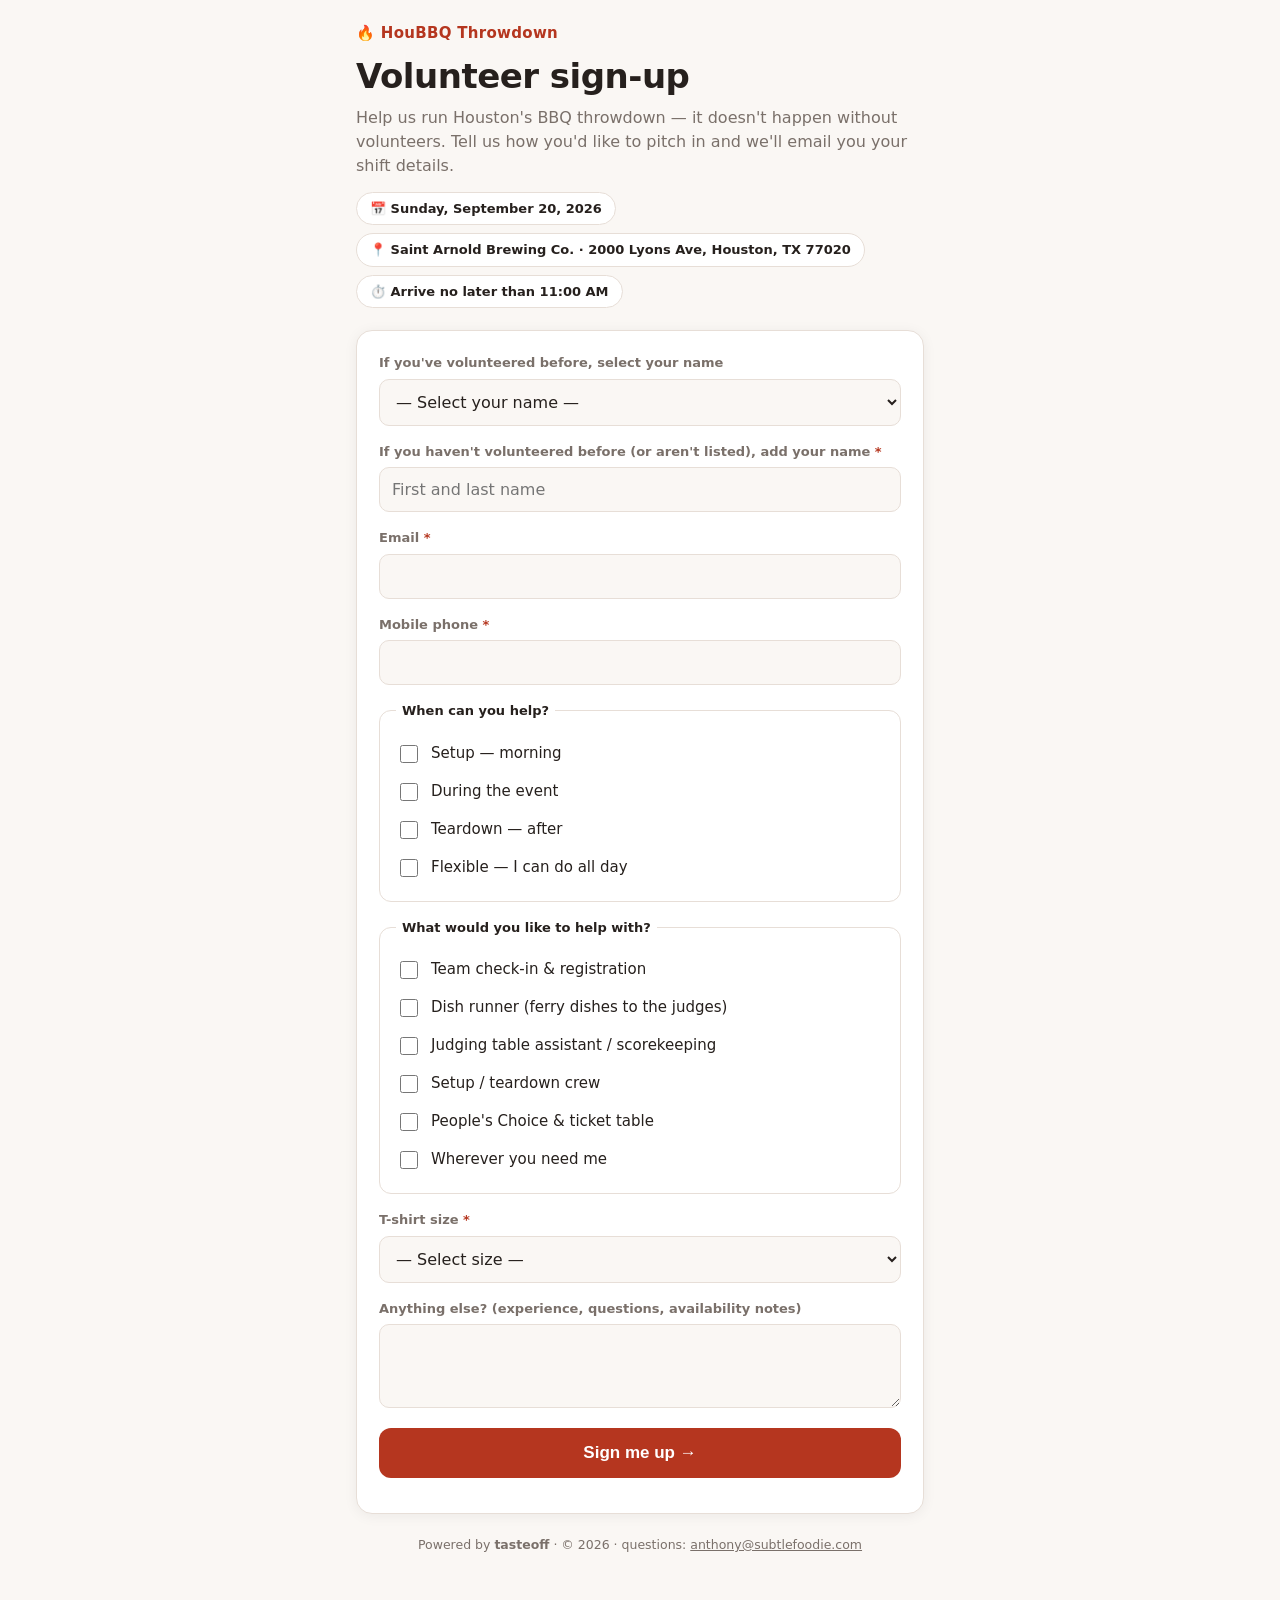
<file: volunteer.html>
<!doctype html>
<html lang="en">
<head>
<meta charset="utf-8">
<meta name="viewport" content="width=device-width, initial-scale=1">
<title>HouBBQ Throwdown — Volunteer Sign-Up</title>
<meta name="description" content="Volunteer at the HouBBQ Throwdown — sign up to help run Houston's BBQ competition.">
<style>
  :root{
    --bg:#faf7f4; --card:#fff; --ink:#26201d; --muted:#7a706a; --line:#e7ded7;
    --brand:#b5361f; --brand2:#e08a2c; --ok:#2e7d47; --shadow:0 2px 14px rgba(0,0,0,.06);
  }
  @media (prefers-color-scheme: dark){
    :root{ --bg:#1a1614; --card:#262019; --ink:#f3ece6; --muted:#a99f97; --line:#3a322c; --shadow:0 2px 14px rgba(0,0,0,.4); }
  }
  *{ box-sizing:border-box; }
  body{ margin:0; background:var(--bg); color:var(--ink);
    font-family:system-ui,-apple-system,"Segoe UI",Roboto,Helvetica,Arial,sans-serif; line-height:1.5; }
  .wrap{ max-width:600px; margin:0 auto; padding:22px 16px 56px; }
  .brand{ font-weight:800; color:var(--brand); letter-spacing:.02em; font-size:15px; }
  h1{ font-size:clamp(26px,6vw,34px); margin:6px 0 4px; letter-spacing:-.5px; }
  .lead{ color:var(--muted); margin:0 0 6px; }
  .meta{ display:flex; flex-wrap:wrap; gap:8px; margin:14px 0 22px; }
  .meta span{ background:var(--card); border:1px solid var(--line); border-radius:20px; padding:6px 13px; font-size:13px; font-weight:600; }
  form{ background:var(--card); border:1px solid var(--line); border-radius:16px; padding:22px; box-shadow:var(--shadow); }
  label.field{ display:block; margin-bottom:16px; font-size:13px; font-weight:600; color:var(--muted); }
  label.field input, label.field select, label.field textarea{
    display:block; width:100%; margin-top:6px; padding:12px; font-size:16px;
    border:1px solid var(--line); border-radius:10px; background:var(--bg); color:var(--ink); font-family:inherit; }
  textarea{ min-height:84px; resize:vertical; }
  fieldset{ border:1px solid var(--line); border-radius:12px; padding:14px 16px; margin:0 0 16px; }
  legend{ font-size:13px; font-weight:700; padding:0 6px; color:var(--ink); }
  .chk{ display:flex; align-items:flex-start; gap:10px; padding:7px 0; font-size:15px; font-weight:500; color:var(--ink); cursor:pointer; }
  .chk input{ margin-top:3px; width:18px; height:18px; accent-color:var(--brand); flex:none; }
  .req{ color:var(--brand); }
  button{ width:100%; margin-top:4px; background:var(--brand); color:#fff; border:none; border-radius:12px;
    padding:15px; font-size:17px; font-weight:700; cursor:pointer; }
  button:disabled{ opacity:.6; cursor:default; }
  .msg{ margin:12px 0 0; font-size:14px; color:var(--brand); min-height:1px; }
  .foot{ text-align:center; color:var(--muted); font-size:12.5px; margin-top:22px; }
  .foot a{ color:var(--muted); }
  .done{ background:var(--card); border:1px solid var(--ok); border-radius:16px; padding:34px 24px; text-align:center; box-shadow:var(--shadow); }
  .done .check{ width:58px; height:58px; margin:0 auto 12px; border-radius:50%; background:var(--ok); color:#fff;
    font-size:30px; display:flex; align-items:center; justify-content:center; }
  .done h2{ margin:0 0 8px; }
  .done p{ color:var(--muted); margin:0; }
  .done a{ color:var(--brand); font-weight:600; }
</style>
</head>
<body>
<main class="wrap">
  <div class="brand">🔥 HouBBQ Throwdown</div>
  <h1>Volunteer sign-up</h1>
  <p class="lead">Help us run Houston's BBQ throwdown — it doesn't happen without volunteers. Tell us how you'd like to pitch in and we'll email you your shift details.</p>
  <div class="meta">
    <span>📅 Sunday, September 20, 2026</span>
    <span>📍 Saint Arnold Brewing Co. · 2000 Lyons Ave, Houston, TX 77020</span>
    <span>⏱️ Arrive no later than 11:00 AM</span>
  </div>

  <form id="f" novalidate>
    <label class="field">If you've volunteered before, select your name
      <select name="nameSelect" id="nameSelect">
        <option value="">— Select your name —</option>
        <option value="__new__">First time, or my name isn't in the list</option>
      </select>
    </label>
    <label class="field" id="newNameWrap" hidden>If you haven't volunteered before (or aren't listed), add your name <span class="req">*</span>
      <input name="newName" id="newName" autocomplete="name" placeholder="First and last name">
    </label>

    <label class="field">Email <span class="req">*</span>
      <input type="email" name="email" autocomplete="email" required>
    </label>
    <label class="field">Mobile phone <span class="req">*</span>
      <input type="tel" name="phone" autocomplete="tel" required>
    </label>

    <fieldset>
      <legend>When can you help?</legend>
      <label class="chk"><input type="checkbox" name="availability" value="Setup (morning)"> Setup — morning</label>
      <label class="chk"><input type="checkbox" name="availability" value="During the event"> During the event</label>
      <label class="chk"><input type="checkbox" name="availability" value="Teardown (after)"> Teardown — after</label>
      <label class="chk"><input type="checkbox" name="availability" value="Flexible / all day"> Flexible — I can do all day</label>
    </fieldset>

    <fieldset>
      <legend>What would you like to help with?</legend>
      <label class="chk"><input type="checkbox" name="roles" value="Check-in & registration"> Team check-in &amp; registration</label>
      <label class="chk"><input type="checkbox" name="roles" value="Dish runner"> Dish runner (ferry dishes to the judges)</label>
      <label class="chk"><input type="checkbox" name="roles" value="Judging table assistant"> Judging table assistant / scorekeeping</label>
      <label class="chk"><input type="checkbox" name="roles" value="Setup / teardown crew"> Setup / teardown crew</label>
      <label class="chk"><input type="checkbox" name="roles" value="People's Choice & tickets"> People's Choice &amp; ticket table</label>
      <label class="chk"><input type="checkbox" name="roles" value="Wherever needed"> Wherever you need me</label>
    </fieldset>

    <label class="field">T-shirt size <span class="req">*</span>
      <select name="shirt">
        <option value="">— Select size —</option>
        <option>XS</option><option>S</option><option>M</option><option>L</option><option>XL</option><option>2XL</option><option>3XL</option><option>4XL</option>
      </select>
    </label>

    <label class="field">Anything else? (experience, questions, availability notes)
      <textarea name="notes"></textarea>
    </label>

    <button type="submit" id="sub">Sign me up →</button>
    <p class="msg" id="msg" role="status"></p>
  </form>

  <div id="done" class="done" hidden>
    <div class="check">✓</div>
    <h2>You're on the list!</h2>
    <p>Thanks for volunteering. We'll email you your shift details and next steps.<br><br>
      Questions? <a href="mailto:anthony@subtlefoodie.com">anthony@subtlefoodie.com</a></p>
  </div>

  <p class="foot">Powered by <b>tasteoff</b> · © <span id="yr"></span> · questions: <a href="mailto:anthony@subtlefoodie.com">anthony@subtlefoodie.com</a></p>
</main>

<script>
  // ======================= CONFIG =======================
  // Paste your deployed Google Apps Script Web App URL here (it ends in /exec).
  // Until this is set, the form loads but can't submit.
  const ENDPOINT = "https://script.google.com/macros/s/AKfycbzuz_OSa6_PchY_VzDlysYJczrgJW3eeh2eB5_mf6sCKGUWijb_S4JSw04hNFyef9jL/exec";
  // ======================================================

  document.getElementById("yr").textContent = new Date().getFullYear();

  const nameSelect = document.getElementById("nameSelect");
  const newOpt = nameSelect.querySelector('option[value="__new__"]');
  const newNameWrap = document.getElementById("newNameWrap");
  const newName = document.getElementById("newName");
  nameSelect.addEventListener("change", () => {
    const isNew = nameSelect.value === "__new__";
    newNameWrap.hidden = !isNew;
    if (isNew) newName.focus();
  });

  const isUnset = () => !ENDPOINT || ENDPOINT.indexOf("PASTE_") === 0;

  // Load known volunteer names from the Google Sheet via the web app (JSONP avoids CORS).
  function loadNames() {
    return new Promise((resolve) => {
      if (isUnset()) { resolve([]); return; }
      const cb = "__vn" + Date.now();
      const s = document.createElement("script");
      const finish = (names) => { try { delete window[cb]; } catch (e) {} s.remove(); resolve(names || []); };
      const t = setTimeout(() => finish([]), 7000);
      window[cb] = (data) => { clearTimeout(t); finish((data && data.names) || []); };
      s.onerror = () => { clearTimeout(t); finish([]); };
      s.src = ENDPOINT + (ENDPOINT.indexOf("?") > -1 ? "&" : "?") + "callback=" + cb;
      document.head.appendChild(s);
    });
  }
  loadNames().then((names) => {
    names.slice().sort((a, b) => String(a).localeCompare(String(b))).forEach((nm) => {
      const o = document.createElement("option");
      o.value = nm; o.textContent = nm;
      nameSelect.insertBefore(o, newOpt);
    });
  });

  const form = document.getElementById("f");
  form.addEventListener("submit", async (e) => {
    e.preventDefault();
    const sub = document.getElementById("sub");
    const msg = document.getElementById("msg");
    const fd = new FormData(form);
    const sel = fd.get("nameSelect") || "";
    const name = (sel === "__new__" ? (fd.get("newName") || "") : sel).trim();
    const email = (fd.get("email") || "").trim();
    const phone = (fd.get("phone") || "").trim();
    const shirt = (fd.get("shirt") || "").trim();
    if (!name) { msg.textContent = "Please select or add your name."; return; }
    if (!email || !phone) { msg.textContent = "Please add your email and phone."; return; }
    if (!shirt) { msg.textContent = "Please choose a t-shirt size."; return; }
    if (isUnset()) { msg.textContent = "Form isn't connected yet — please try again later."; return; }

    sub.disabled = true; sub.textContent = "Submitting…"; msg.textContent = "";
    const payload = {
      event: "houbbq-throwdown-2026",
      name, email, phone,
      addedNewName: sel === "__new__",
      availability: fd.getAll("availability"),
      roles: fd.getAll("roles"),
      shirt: shirt,
      notes: (fd.get("notes") || "").trim(),
    };
    try {
      // no-cors: the request reaches Apps Script and appends the row; the response is opaque.
      await fetch(ENDPOINT, {
        method: "POST",
        mode: "no-cors",
        headers: { "Content-Type": "text/plain;charset=utf-8" },
        body: JSON.stringify(payload),
      });
      form.hidden = true;
      document.getElementById("done").hidden = false;
      window.scrollTo({ top: 0, behavior: "smooth" });
    } catch (err) {
      sub.disabled = false; sub.textContent = "Sign me up →";
      msg.textContent = "Sorry — couldn't submit. Please try again, or email anthony@subtlefoodie.com.";
    }
  });
</script>
</body>
</html>
</file>
